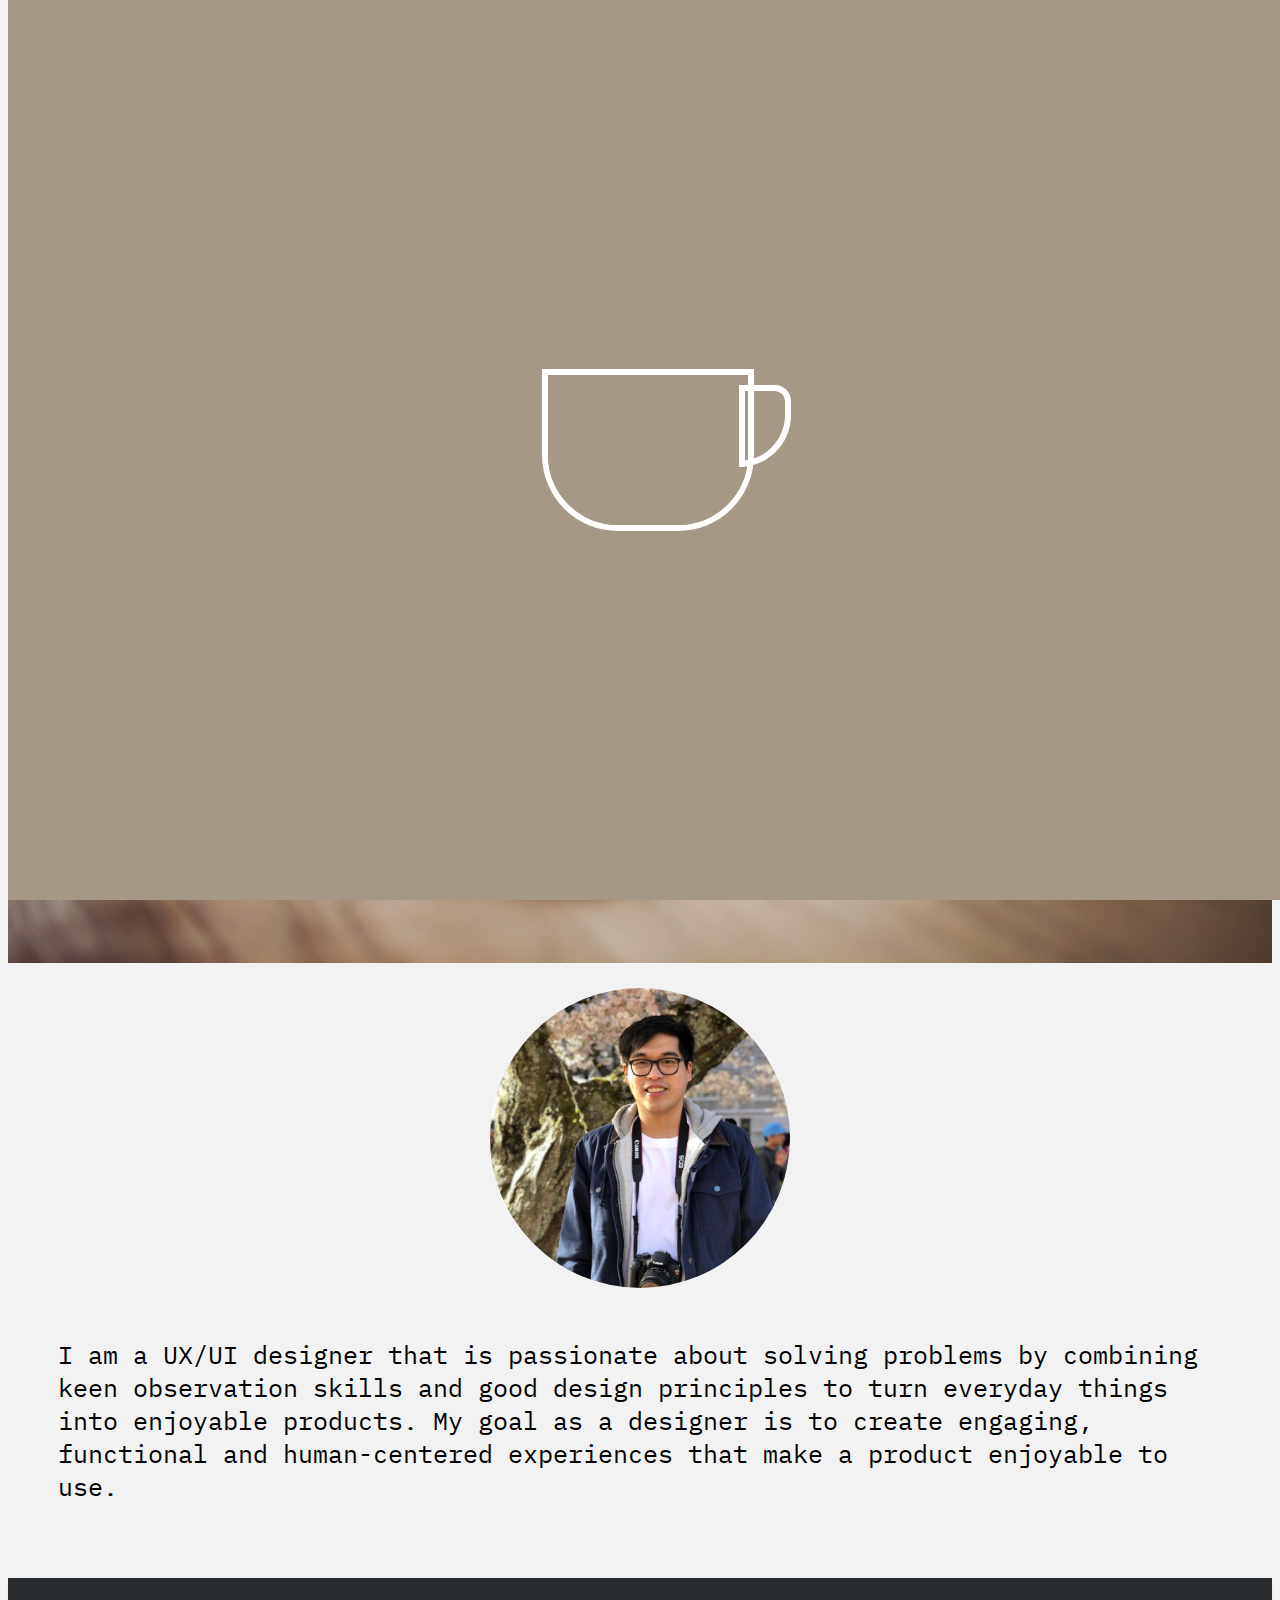
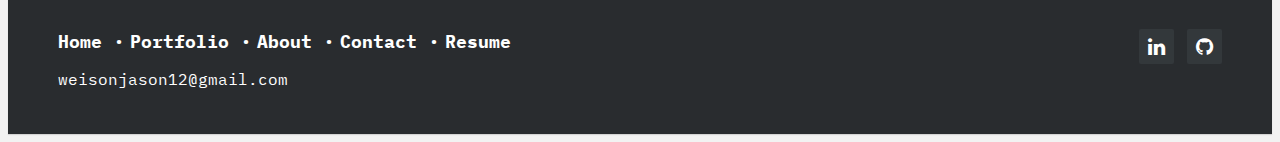
<file: index.html>
<!DOCTYPE html>
<html lang="en">

<head>
    <meta charset="UTF-8">
    <meta http-equiv="X-UA-Compatible" content="IE=edge">
    <meta name="viewport" content="width=device-width, initial-scale=1.0">
    <title>JASON HUANG WEB PORTFOLIO</title>

<!--Bootstrap-->
    <link rel="stylesheet" href="https://cdn.jsdelivr.net/npm/bootstrap@4.6.0/dist/css/bootstrap.min.css" integrity="sha384-B0vP5xmATw1+K9KRQjQERJvTumQW0nPEzvF6L/Z6nronJ3oUOFUFpCjEUQouq2+l" crossorigin="anonymous">

<!--CSS-->
    <link href="Style1.css" rel="stylesheet" type="text/css">

<!--Fronts-->
    <link href="https://fonts.googleapis.com/css?family=Montserrat:500&display=swap" rel="stylesheet">
    <link rel="preconnect" href="https://fonts.gstatic.com">

    <link href="https://fonts.googleapis.com/css2?family=IBM+Plex+Mono:wght@500&display=swap" rel="stylesheet">
    <link rel="preconnect" href="https://fonts.gstatic.com">

    <link rel="preconnect" href="https://fonts.gstatic.com">
<link href="https://fonts.googleapis.com/css2?family=Monoton&display=swap" rel="stylesheet">



<!--Icons-->
    <link rel="stylesheet" href="https://cdnjs.cloudflare.com/ajax/libs/font-awesome/4.7.0/css/font-awesome.min.css">


</head>

<body>

    <header>
        <a class="logo" href="index.html">JH</a>
        <nav>
            <ul class="nav__links">
                <li><a href="portfolio_index.html">Portfolio</a></li>
                <li><a href="About_index.html">About</a></li>
                <li><a href="Contact_index.html">Contact</a></li>
            </ul>
        </nav>
        <a class="cta" href="https://drive.google.com/file/d/1wW4ebj6Fg9H4RJTcBTBmGk_rmdSIfyTB/view?ths=true"
            target="_blank">Resume</a>
        <p class="menu cta">Menu</p>
    </header>

    <div id="mobile__menu" class="overlay">
        <a class="close">&times;</a>
        <div class="overlay__content">
            <a href="portfolio_index.html">Portfolio</a>
            <a href="About_index.html">About</a>
            <a href="Contact_index.html">Contact</a>
            <a href="https://drive.google.com/file/d/1wW4ebj6Fg9H4RJTcBTBmGk_rmdSIfyTB/view?ths=true"
                target="_blank">Resume</a>
        </div>
    </div>


    <!-- Jumbotron -->
    <div class="jumbotron Background">
        <div class="jumboCopy">
          <h1 class="display-4">JASON HUANG</h1>
          <h3 class="display-3">UX/UI     DESIGNER</h3>
          <div class="container">
            <div class="row">
              <div class="col-sm">
               ENGAGING
              </div>
              <div class="col-sm">
              FUNCTIONAL
              </div>
              <div class="col-sm">
                 USER-FRIENDLY
              </div>
            </div>
          </div>
          <a href="portfolio_index.html">
            <button class="button"> View My Design</button>
        </a>
        </div>
        </div>
        <!-- End jumbotron -->
      
        </div>
    </section>

    <section>
        <div class="image">
            <img src="Images/IMG_0422.jpg" alt="JASON HUANG" class="profile-pic" style="width:300px">

        </div>

        <div class="text">
            <p> I am a UX/UI designer that is passionate about solving problems by combining keen observation skills
                and good design principles to turn everyday things into enjoyable products. My goal as a designer is
                to create engaging, functional and human-centered experiences that make a product enjoyable to use.
            </p>
        </div>
    </section>

    <footer class="footer-distributed">

        <div class="footer-right">

            <a href="https://www.linkedin.com/in/jasonweisonhuang/" target="_blank"><i class="fa fa-linkedin"></i></a>
            <a href="#"><i class="fa fa-github"></i></a>

        </div>

        <div class="footer-left">

            <p class="footer-links">
                <a class="link-1" href="index.html">Home</a>

                <a href="portfolio_index.html">Portfolio</a>

                <a href="About_index.html">About</a>

                <a href="Contact_index.html">Contact</a>

                <a href="https://drive.google.com/file/d/1wW4ebj6Fg9H4RJTcBTBmGk_rmdSIfyTB/view?ths=true"
                    target="_blank">Resume</a>
            </p>

            <p3>weisonjason12@gmail.com</p3>

        </div>

    </footer>

    <!--Preloader-->

    <div class="preloader">
        <div class="cup"> 
            <div class="handle"> </div>
        </div>
    </div>




    <script type="text/javascript" src="home_index.js"></script>
    <script src="https://ajax.googleapis.com/ajax/libs/jquery/3.4.1/jquery.min.js"></script>

</body>

</html>
</file>
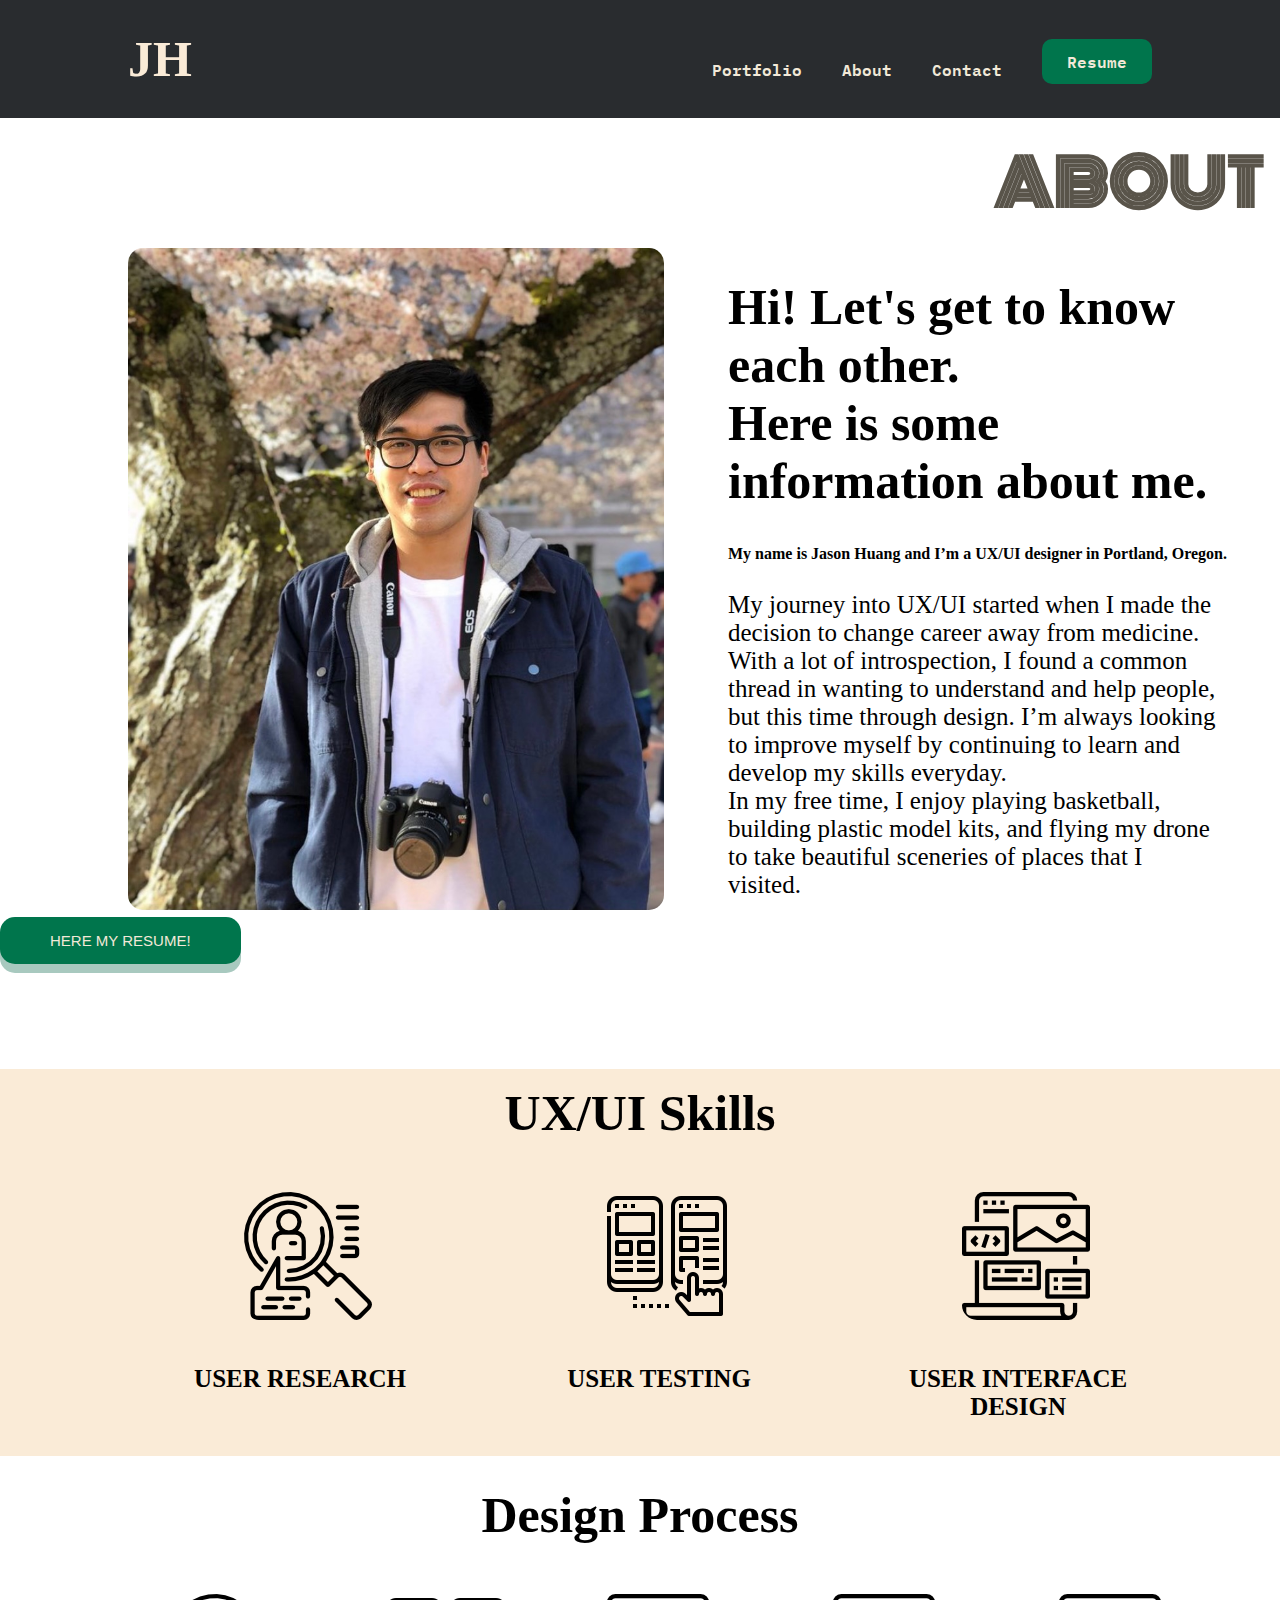
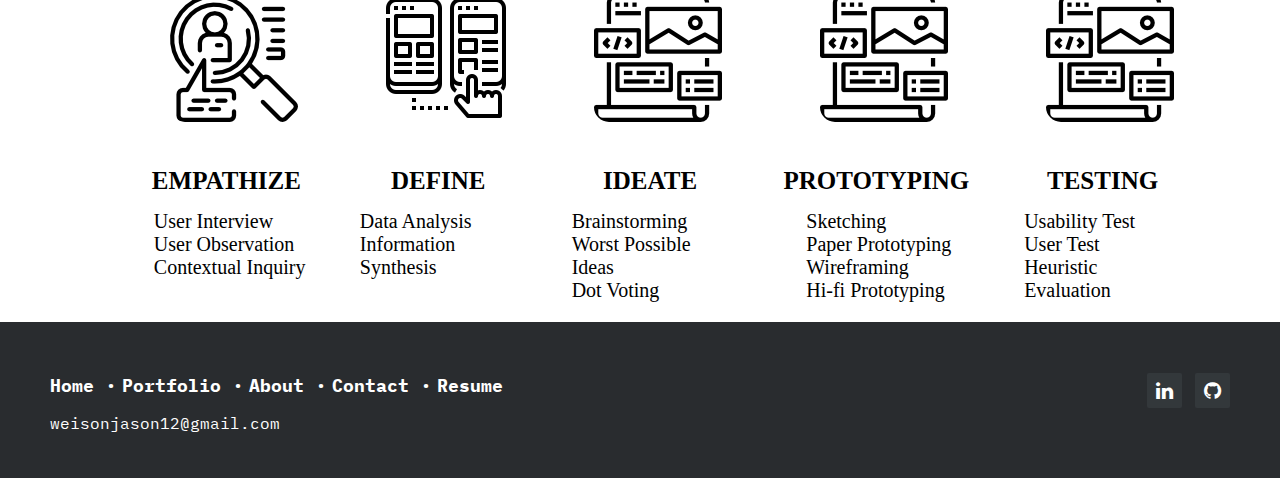
<file: About_index.html>
<!DOCTYPE html>
<html lang="en">

<head>
    <meta charset="UTF-8">
    <meta http-equiv="X-UA-Compatible" content="IE=edge">
    <meta name="viewport" content="width=device-width, initial-scale=1.0">
    <title>About Me Page</title>




    <link rel="stylesheet" href="https://cdn.jsdelivr.net/npm/bootstrap@4.6.0/dist/css/bootstrap.min.css"
        integrity="sha384-B0vP5xmATw1+K9KRQjQERJvTumQW0nPEzvF6L/Z6nronJ3oUOFUFpCjEUQouq2+l" crossorigin="anonymous">

        

    <link href="About_style.css" rel="stylesheet" type="text/css">

    <link href="https://fonts.googleapis.com/css?family=Montserrat:500&display=swap" rel="stylesheet">
    <link rel="preconnect" href="https://fonts.gstatic.com">

    <link href="https://fonts.googleapis.com/css2?family=IBM+Plex+Mono:wght@500&display=swap" rel="stylesheet">
    <link rel="preconnect" href="https://fonts.gstatic.com">

    <link rel="preconnect" href="https://fonts.gstatic.com">
    <link href="https://fonts.googleapis.com/css2?family=Monoton&display=swap" rel="stylesheet">

    <link rel="stylesheet" href="https://cdnjs.cloudflare.com/ajax/libs/font-awesome/4.7.0/css/font-awesome.min.css">


</head>

<body>

    <navigation>
        <a class="logo" href="index.html">JH</a>
        <nav>
            <ul class="nav__links">
                <li><a href="portfolio_index.html">Portfolio</a></li>
                <li><a href="About_index.html">About</a></li>
                <li><a href="Contact_index.html">Contact</a></li>
            </ul>
        </nav>
        <a class="cta" href="https://drive.google.com/file/d/1wW4ebj6Fg9H4RJTcBTBmGk_rmdSIfyTB/view?ths=true">Resume</a>
        <p1 class="menu cta">Menu</p1>
    </navigation>



    <section>
        <h1 style="font-size:5vw;">ABOUT</h1>

        <!--left column-->
        <div class="col-sm-left">
            <figure>
                <img src="Images/IMG_0422.jpg" width=auto; height=auto; style="width:100%;" alt="headshot">
            </figure>
        </div>

        <!--right column-->
        <div class="col-sm-right">
            <h2> Hi! Let's get to know each other.
                <br> Here is some information about me.
            </h2>
            <h4>My name is Jason Huang and I’m a UX/UI designer in Portland, Oregon.</h4>

            <br>
            <p>My journey into UX/UI started when I made the decision
                to change career away from medicine. With a lot of introspection, I found a common thread in
                wanting to understand and help people, but this time through design. I’m always looking to
                improve myself by continuing to learn and develop my skills everyday.</p>
            <p>In my free time, I enjoy playing basketball, building plastic model kits, and flying my drone to take
                beautiful sceneries of places that I visited. </p>

            </br>

            <a href="portfolio_index.html">
                <button class="button"> HERE MY RESUME! </button>
            </a>
            </br>
            </br>
            </br>
            </br>
            </br>
            </br>

        </div>
    </section>


         <!--  My UX Skills section coded using CSS flex -->
<section class="mySkills">
    <h2 class="sectionHeading">UX/UI Skills</h2>
    <div class="flexContainer">
    <div class="insideDiv">
      <img class="centeredImage" src="Images/User Research Icon.png">
      <h3>User Research</h3>
      <p class="mySkillsP"> 
      </p>
    </div>
    <div class="insideDiv">
      <img class="centeredImage" src="Images/USER TESTING ICON.png">
      <h3>User Testing</h3>
      <p class="mySkillsP">
      </p>
    </div>
    <div class="insideDiv">
      <img class="centeredImage" src="Images/UI Desing Icon.png">
      <h3>User Interface Design</h3>
      <p class="mySkillsP"> 
      </p>
    </div>
    </section>

    <h2 class="sectionHeading">Design Process</h2>

    <section class="myProcess">
        <div class="flexContainer">
        <div class="insideDiv">
          <img class="centeredImage" src="Images/User Research Icon.png">
          <h3>Empathize</h3>
          <p class="mySkillsD"> User Interview </br> User Observation </br>Contextual Inquiry 
          </p>
        </div>
        <div class="insideDiv">
          <img class="centeredImage" src="Images/USER TESTING ICON.png">
          <h3>Define</h3>
          <p class="mySkillsD"> Data Analysis </br> Information Synthesis
          </p>
        </div>
        <div class="insideDiv">
          <img class="centeredImage" src="Images/UI Desing Icon.png">
          <h3>Ideate</h3>
          <p class="mySkillsD"> Brainstorming </br> Worst Possible Ideas </br> Dot Voting
          </p>
        </div>
        <div class="insideDiv">
            <img class="centeredImage" src="Images/UI Desing Icon.png">
            <h3>Prototyping</h3>
            <p class="mySkillsD"> Sketching </br> Paper Prototyping </br>Wireframing </br> Hi-fi Prototyping
            </p>
          </div>
          <div class="insideDiv">
            <img class="centeredImage" src="Images/UI Desing Icon.png">
            <h3>Testing</h3>
            <p class="mySkillsD"> Usability Test </br> User Test </br> Heuristic Evaluation
            </p>
          </div>
        </section>







  

    <footer class="footer-distributed">

        <div class="footer-right">

            <a href="https://www.linkedin.com/in/jasonweisonhuang/" target="_blank"><i class="fa fa-linkedin"></i></a>
            <a href="#"><i class="fa fa-github"></i></a>

        </div>

        <div class="footer-left">

            <p class="footer-links">
                <a class="link-1" href="index.html">Home</a>

                <a href="portfolio_index.html">Portfolio</a>

                <a href="About_index.html">About</a>

                <a href="Contact_index.html">Contact</a>

                <a href="https://drive.google.com/file/d/1wW4ebj6Fg9H4RJTcBTBmGk_rmdSIfyTB/view?ths=true"
                    target="_blank">Resume</a>
            </p>

            <p3>weisonjason12@gmail.com</p3>

        </div>

    </footer>













    <div id="mobile__menu" class="overlay">
        <a class="close">&times;</a>
        <div class="overlay__content">
            <a href="portfolio_index.html">Portfolio</a>
            <a href="About_index.html">About</a>
            <a href="Contact_index.html">Contact</a>
            <a href="https://drive.google.com/file/d/1wW4ebj6Fg9H4RJTcBTBmGk_rmdSIfyTB/view?ths=true">Resume</a>
        </div>





        <script type="text/javascript" src="home_index.js"></script>
        <script type="text/javascript" src="index.js"></script>
        <script src="https://stackpath.bootstrapcdn.com/bootstrap/4.3.1/js/bootstrap.min.js"
        integrity="sha384-JjSmVgyd0p3pXB1rRibZUAYoIIy6OrQ6VrjIEaFf/nJGzIxFDsf4x0xIM+B07jRM"
        crossorigin="anonymous"></script>

</body>

</html>
</file>
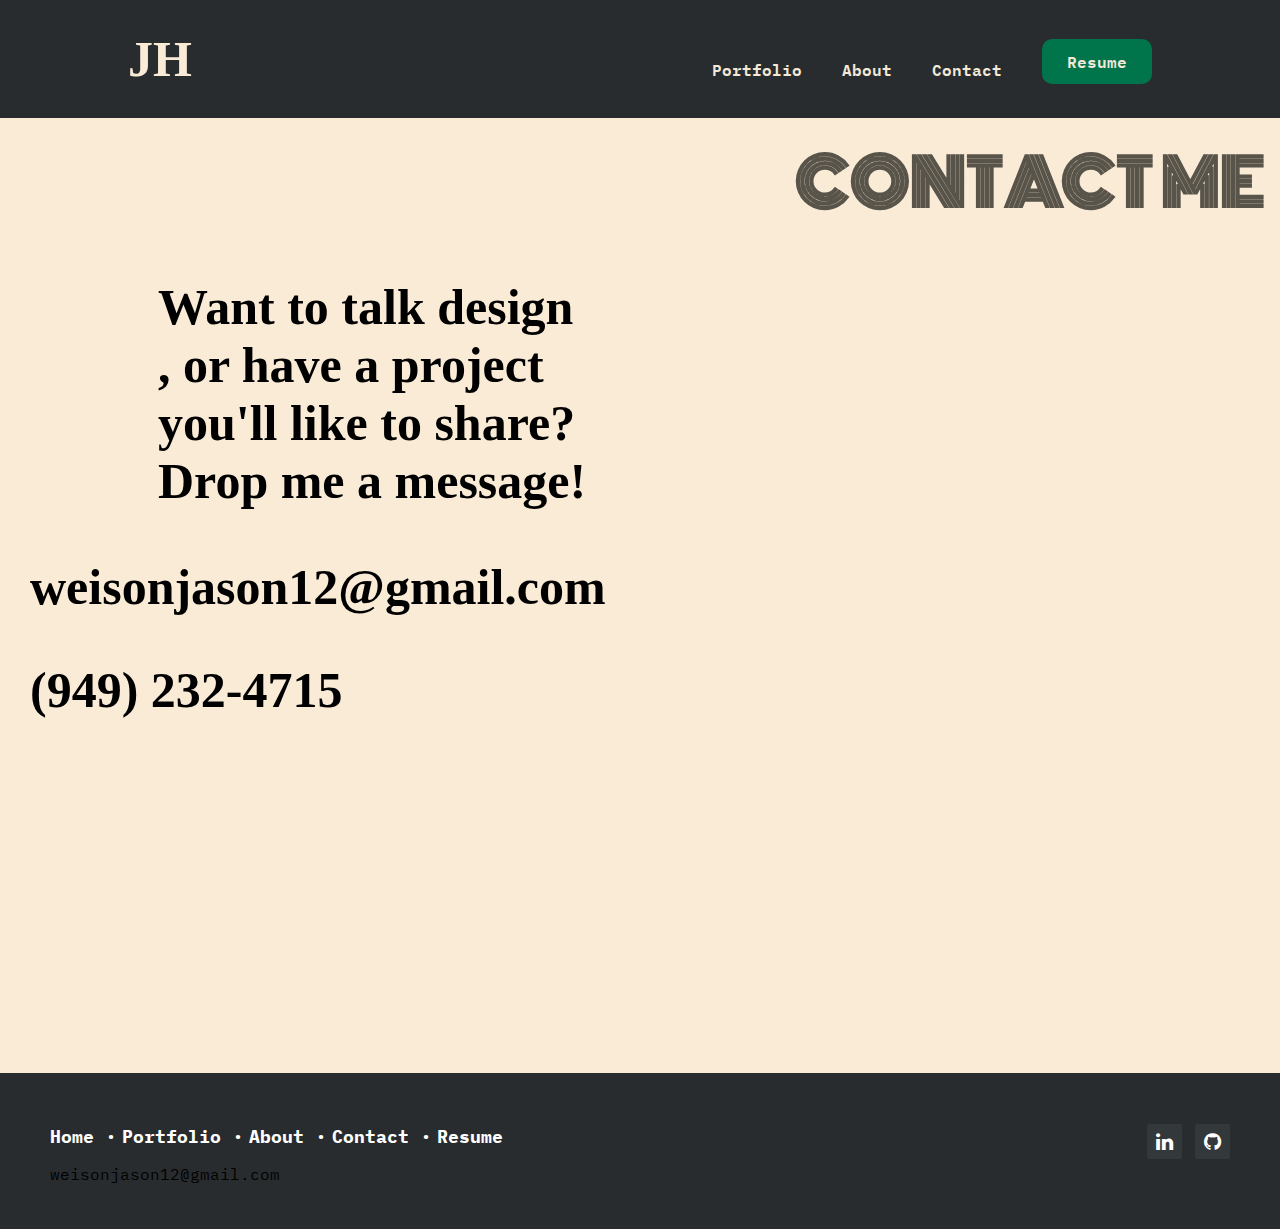
<file: Contact_index.html>
<!DOCTYPE html>
<html lang="en">

<head>
    <meta charset="UTF-8">
    <meta http-equiv="X-UA-Compatible" content="IE=edge">
    <meta name="viewport" content="width=device-width, initial-scale=1.0">
    <title>About Me Page</title>






    <link rel="stylesheet" href="https://cdn.jsdelivr.net/npm/bootstrap@4.6.0/dist/css/bootstrap.min.css"
        integrity="sha384-B0vP5xmATw1+K9KRQjQERJvTumQW0nPEzvF6L/Z6nronJ3oUOFUFpCjEUQouq2+l" crossorigin="anonymous">



    <link href="Contact_style.css" rel="stylesheet" type="text/css">

    <link href="https://fonts.googleapis.com/css?family=Montserrat:500&display=swap" rel="stylesheet">
    <link rel="preconnect" href="https://fonts.gstatic.com">

    <link href="https://fonts.googleapis.com/css2?family=IBM+Plex+Mono:wght@500&display=swap" rel="stylesheet">
    <link rel="preconnect" href="https://fonts.gstatic.com">

    <link rel="preconnect" href="https://fonts.gstatic.com">
    <link href="https://fonts.googleapis.com/css2?family=Monoton&display=swap" rel="stylesheet">

    <link rel="stylesheet" href="https://cdnjs.cloudflare.com/ajax/libs/font-awesome/4.7.0/css/font-awesome.min.css">


</head>

<body>

    <navigation>
        <a class="logo" href="index.html">JH</a>
        <nav>
            <ul class="nav__links">
                <li><a href="portfolio_index.html">Portfolio</a></li>
                <li><a href="About_index.html">About</a></li>
                <li><a href="Contact_index.html">Contact</a></li>
            </ul>
        </nav>
        <a class="cta" href="https://drive.google.com/file/d/1wW4ebj6Fg9H4RJTcBTBmGk_rmdSIfyTB/view?ths=true">Resume</a>
        <p1 class="menu cta">Menu</p1>
    </navigation>


    <section>
        <h1 style="font-size:5vw;">CONTACT ME</h1>

        <!--left column-->
        <div class="col-sm-left">
            <h2> Want to talk design</br>, or have a project you'll like to share? </br>Drop me a message!
            </h2>
            <br>
        </div>

        <!--right column-->
        <div class="col-sm-right">
            <h2> weisonjason12@gmail.com
            </h2>
            <h2>(949) 232-4715</h2>
            <br>
        </div>



        </div>
    </section>

    </br>
    </br>
    </br>
    </br>
    </br>
    </br>
    </br>
    </br>
    </br>
    </br>
    </br>
</br>
</br>
</br>
</br>
</br>
</br>


    <footer class="footer-distributed">

        <div class="footer-right">

            <a href="https://www.linkedin.com/in/jasonweisonhuang/" target="_blank"><i class="fa fa-linkedin"></i></a>
            <a href="#"><i class="fa fa-github"></i></a>

        </div>

        <div class="footer-left">

            <p class="footer-links">
                <a class="link-1" href="index.html">Home</a>

                <a href="portfolio_index.html">Portfolio</a>

                <a href="About_index.html">About</a>

                <a href="Contact_index.html">Contact</a>

                <a href="https://drive.google.com/file/d/1wW4ebj6Fg9H4RJTcBTBmGk_rmdSIfyTB/view?ths=true"
                    target="_blank">Resume</a>
            </p>

            <p3>weisonjason12@gmail.com</p3>

        </div>

    </footer>
</file>
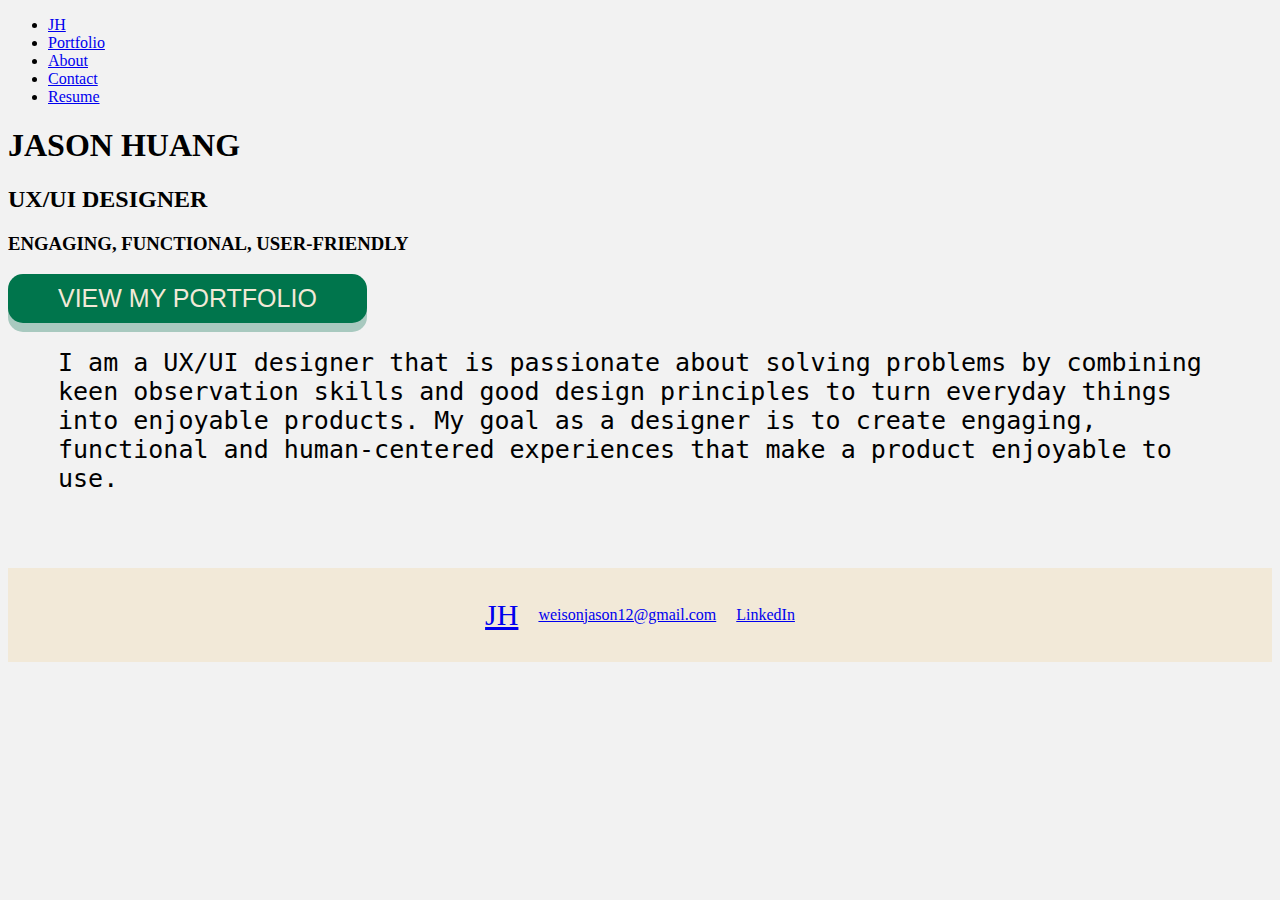
<file: Portfolio.html>
<!DOCTYPE html>
<html lang="en">
<head>
    <meta charset="UTF-8">
    <meta http-equiv="X-UA-Compatible" content="IE=edge">
    <meta name="viewport" content="width=device-width, initial-scale=1.0">
    <title>JASON HUANG WEB PORTFOLIO</title>
    <link href="Style1.css" rel="stylesheet" type="text/css">
    
</head>

 <body> 

    <nav> 
        <ul>
          <li id="title"><a href="#">JH</a></li>
          <li><a href="#">Portfolio </a></li>
          <li><a href="#">About </a></li>
          <li><a href="#">Contact</a></li>
          <li><a href="#">Resume</a></li>
        </ul>
      </nav>
      
    
      <section class="hero"> 
        <div class="hero-inner"> 

            <h1>JASON HUANG</h1>
            <h2> UX/UI DESIGNER</h2>
            <h3> ENGAGING,   FUNCTIONAL,   USER-FRIENDLY</h3>
            
            <a href="button">
               <button class="button"> VIEW MY PORTFOLIO</button>
             </a>

        </div>
    </section>

   



    <main2>
       <div class="text">
    <p> I am a UX/UI designer that is passionate about solving problems by combining keen observation skills and good design principles to turn everyday things into enjoyable products. My goal as a designer is to create engaging, functional and human-centered experiences that make a product enjoyable to use.    
    </p>
    </div>
    </main2> 

<footer>
  <ul2>
  <div class="footer">
      <li2 id=title2> <a href="#">JH</a></li2>
      <li2> <a href="#">weisonjason12@gmail.com</a></li2>
      <li2> <a href="#"> LinkedIn</a></li2>
    
      

  </ul2>
      </footer>


</body>














</html>
</file>
<file: Style1.css>
header {
  display: flex;
  justify-content: flex-end;
  align-items: center;
  padding: 20px 10%;
  background-color:  #292c2f;
}

.logo {
  margin-right: auto;
  text-decoration: none !important;
  color: #faebd7;
  font-weight: bold;
  font-size: 50px;
  font-family: 'IBM Plex Mono', monospace;
}


.display-4 {
  font-size: 80px;
  color: #292929;
  font-family: 'Monoton', cursive;
}

.display-3 {
  font-size: 40px;
  color: #292929;
  font-family: 'Monoton', cursive;
  margin-bottom: 50px;
}

.col-sm{
  color: black;
  font-size: 25px;
  margin-bottom: 50px;
  
}

.button {
  padding: 10px 50px;
  font-size: 25px;
  text-align: center;
  cursor: pointer;
  outline: none;
  color: #F2E9D8;
  background-color: #00754C;
  border: none;
  border-radius: 15px;
  box-shadow: 0 9px #a8c9bf;
  }
  
  .button:hover {background-color: #006243}
  
  .button:active {
  background-color: #006243;
  box-shadow: 0 5px #43A072;
  transform: translateY(4px);}


.nav__links {
  list-style: none;
  display: flex;
  margin-top: 20px;
}

.nav__links a,
.cta,
.overlay__content a {
  font-family: 'IBM Plex Mono', monospace;
  font-weight: 600;
  color: #F2E9D8;
  text-decoration: none;
}

.nav__links li {
  padding: 0px 20px;
}

.nav__links li a {
  transition: all 0.3s ease 0s;
}

.nav__links li a:hover {
  color: #A69886;
  text-decoration: underline ;
}

.cta {
  margin-left: 20px;
  padding: 9px 25px;
  background-color:#00754C;
  border: none;
  margin-top: 5px;
  border-radius: 10px;
  cursor: pointer;
  transition: all 0.3s ease 0s;
  text-decoration: none !important;
}

.cta:hover {
  background-color: #59544A;
  color:#F2E9D8;
}

.logo:hover{
  color:#F2E9D8;
}
/* Mobile Nav */

.menu {
  display: none;
}

.overlay {
  height: 100%;
  width: 0;
  position: fixed;
  z-index: 1;
  left: 0;
  top: 0;
  background-color: #24252a;
  overflow-x: hidden;
  transition: all 0.5s ease 0s;
}

.overlay--active {
  width: 100%;
}

.overlay__content {
  display: flex;
  height: 100%;
  flex-direction: column;
  align-items: center;
  justify-content: center;
}

.overlay a {
  padding: 15px;
  font-size: 36px;
  display: block;
  transition: all 0.3s ease 0s;
}

.overlay a:hover,
.overlay a:focus {
  color: #F4AB2B;

}
.overlay .close {
  position: absolute;
  top: 20px;
  right: 45px;
  font-size: 60px;
  color: #edf0f1;
  cursor: pointer;
}

@media screen and (max-height: 600px) {
  .overlay a {
    font-size: 20px;
  }
  .overlay .close {
    font-size: 40px;
    top: 15px;
    right: 35px;
  }
}

@media only screen and (max-width: 900px) {
  .nav__links,
  .cta {
    display: none;
  }
  .menu {
    display: initial;
  }
}

.jumbotron {
  background-image: url(Images/AdobeStock_366445666.jpg);
  background-size: cover;
  background-repeat: no-repeat;
  height: calc(100vh - 50px);
  display: flex;
  align-items: center;
  justify-content: center;
}

/* Jumbotron copy */
.jumboCopy {
  width: 70%;
  min-width: 500px;
  max-width: 700px;
  color: white;
  text-align: center;
}

.text {
  font-family: 'IBM Plex Mono', monospace;
  font-size: 25px;
  padding-right: 50px;
  padding-left: 50px;
  margin-bottom: 50px;
  display: flex;
  justify-content: center;
   }



.footer { 
  background-color: #F2E9D8;
  padding: 20px 10%;
  margin: 0;
  display: flex ;
  justify-content: center;
  align-items: center;
}

li2 {
  font-family: raleway;
  padding: 5px;
  margin: 5px;
  display: inline;
  
}

#title2 {
  
  font-size: 30px;
  padding: 5px;
  margin: 5px;
}


.image {
  display: flex;
  justify-content: center;
  padding: 25px;

}
.profile-pic {
  width:300px;
  height:300px;
  object-fit:cover;
  border-radius: 50%;
}

.footer-distributed {
  background-color: #292c2f;
  box-shadow: 0 1px 1px 0 rgba(0, 0, 0, 0.12);
  box-sizing: border-box;
  width: 100%;
  text-align: left;
  font: normal 16px 'IBM Plex Mono', monospace;;
  padding: 45px 50px;
}

.footer-distributed .footer-left p {
  color: #8f9296;
  font-size: 14px;
  margin: 0;
}
/* Footer links */

.footer-distributed p.footer-links {
  font-size: 18px;
  font-weight: bold;
  color: #ffffff;
  margin: 0 0 10px;
  padding: 0;
  transition: ease .25s;
}

.footer-distributed p.footer-links a {
  display: inline-block;
  line-height: 1.8;
  text-decoration: none;
  color: inherit;
  transition: ease .25s;
}

.footer-distributed .footer-links a:before {
  content: "·";
  font-size: 20px;
  left: 0;
  color: #fff;
  display: inline-block;
  padding-right: 5px;
}

.footer-distributed .footer-links .link-1:before {
  content: none;
}

.footer-distributed .footer-right {
  float: right;
  margin-top: 6px;
  max-width: 180px;
}

.footer-distributed .footer-right a {
  display: inline-block;
  width: 35px;
  height: 35px;
  background-color: #33383b;
  border-radius: 2px;
  font-size: 20px;
  color: #ffffff;
  text-align: center;
  line-height: 35px;
  margin-left: 3px;
  transition:all .25s;
}

.footer-distributed .footer-right a:hover{transform:scale(1.1); -webkit-transform:scale(1.1);}

.footer-distributed p.footer-links a:hover{text-decoration:underline;}

/* Media Queries */

@media (max-width: 600px) {
  .footer-distributed .footer-left, .footer-distributed .footer-right {
    text-align: center;
  }
  .footer-distributed .footer-right {
    float: none;
    margin: 0 auto 20px;
  }
  .footer-distributed .footer-left p.footer-links {
    line-height: 1.8;
  }
}

p3 {
  color: white;
}


.preloader{
  background-color: #A69886;
  width: 100%;
  height: 100vh;
  position: fixed;
  top: 0;
  align-items: center;
  display: flex;
  justify-content: center;

}

.cup{
  height: 140px;
  width: 190px;
  border: 5px solid #A69886;
  position: static;
  top: 45%;
  left: 45%;
  border-radius: 0px 0px 70px 70px;
  box-shadow: 0px 0px 0px 6px white;
  background-image: url("Images/coffee\ \(3\).png");
  animation: fill 5s infinite;
  background-repeat: repeat-x;
  background-position: 0px 140px;
}

@keyframes fill{

0%{ background-position: 0px 140px;}

20%{ background-position: -450px 100px;}

40%{ background-position: -900px 50px;}

80%{ background-position: -1350px -40px;}

100%{ background-position: 0px 140px;}
}


.handle{
  height: 70px;
  width: 40px;
  background-color: transparent;
  border: 6px solid white;
  position: relative;
  left: 186px;
  top: 5px;
  border-radius: 0px 25px 80px 0px;

}

body{
  background-color:#F2F2F2;
}
</file>
<file: About_style.css>
img {
  border-radius: 15px;
}

h1 { 
    font-size: 70px;
    padding: 15px;
    display: flex;
    justify-content:right;
    color:#59544A;
    margin-left: 50px;
    font-family: 'Monoton', cursive;
  }

  h2 {
      font-size: 50px;
      padding: 15px;
      margin: 15px;
  }

  h4{
    padding: 5px;
    margin: 5px;
  }

  .row{
      display: inline-block;
  }

  .col-sm-left{
      margin-left: 10%;
      margin-top: 0;
      margin-bottom: 0;
      width: 600px;
      float: left;
      padding-right: 5%;
      overflow: auto;
  }

  p {
    font-size: 25px;
    margin-right: 5%;
  }

  .button {
    padding: 15px 50px;
    font-size: 15px;
    text-align: center;
    cursor: pointer;
    outline: none;
    color: #F2E9D8;
    background-color: #00754C;
    border: none;
    border-radius: 15px;
    box-shadow: 0 9px #a8c9bf;
    }
    
    .button:hover {background-color: #006243}
    
    .button:active {
    background-color: #006243;
    box-shadow: 0 5px #43A072;
    transform: translateY(4px);}
    
    * {
        box-sizing: border-box;
        margin: 0;
        padding: 0;
      }
      
      navigation {
        display: flex;
        justify-content: flex-end;
        align-items: center;
        padding: 30px 10%;
        background-color: #292c2f;
      }
      
      .logo {
        margin-right: auto;
        text-decoration: none !important;
        color:#faebd7;
        font-weight: bold;
        font-size: 50px;
       
      }
      
      .nav__links {
        list-style: none;
        display: flex;
        margin-top: 20px;
      }
      
      .nav__links a,
      .cta,
      .overlay__content a {
        font-family: 'IBM Plex Mono', monospace;
        font-weight: 600;
        color: #F2E9D8;
        text-decoration: none;
      }
      
      .nav__links li {
        padding: 0px 20px;
      }
      
      .nav__links li a {
        transition: all 0.3s ease 0s;
      }
      
      .nav__links li a:hover {
        color: #A69886;
        text-decoration: underline;
        
      }
      
      .cta {
        margin-left: 20px;
        margin-top: 5px;
        padding: 9px 25px;
        background-color:#00754C ;
        border: none;
        border-radius: 10px;
        cursor: pointer;
        transition: all 0.3s ease 0s;
        text-decoration: none !important;
      }
      
      .cta:hover {
        background-color: #59544A;
        color:#F2E9D8;
      }
      .logo:hover{
        color:#F2E9D8;
      }
      
      /* Mobile Nav */
      
      .menu {
        display: none;
      }
      
      .overlay {
        height: 100%;
        width: 0;
        position: fixed;
        z-index: 1;
        left: 0;
        top: 0;
        background-color: #24252a;
        overflow-x: hidden;
        transition: all 0.5s ease 0s;
      }
      
      .overlay--active {
        width: 100%;
      }
      
      .overlay__content {
        display: flex;
        height: 100%;
        flex-direction: column;
        align-items: center;
        justify-content: center;
      }
      
      .overlay a {
        padding: 15px;
        font-size: 36px;
        display: block;
        transition: all 0.3s ease 0s;
      }
      
      .overlay a:hover,
      .overlay a:focus {
        color: #F4AB2B ;
      
      }
      .overlay .close {
        position: absolute;
        top: 20px;
        right: 45px;
        font-size: 60px;
        color: #edf0f1;
        cursor: pointer;
      }
    
      @media screen and (max-height: 600px) {
        .overlay a {
          font-size: 20px;
        }
        .overlay .close {
          font-size: 40px;
          top: 15px;
          right: 35px;
        }
      }
      
      @media only screen and (max-width: 900px) {
        .nav__links,
        .cta   {
          display: none;
        }
        .menu {
          display: initial;
        }
      }
    
      @media screen and (max-width: 725px){
     
    .col-sm-left {
        padding-bottom: 25px;
        width: 100%;
        margin-left: 0;
        margin-right: 0;
        margin-top: 12%;
        margin-bottom: 3%;
        padding-left: 5%;
    }
    }

.sectionHeading {
  display: flex;
  justify-content: center;
  align-items: center;
}

.flexContainer{
  display:flex;
  flex-direction:row;
  margin-left: 10%;
  margin-right: 5%;
}


.insideDiv{
  width: 33%;
  margin: 0;
  padding: 20px;

} 

h3 {
  text-align: center;
  font-weight: bolder;
  text-transform: uppercase;    
  font-size: 25px;
  margin: 45px 15px 15px 0px;
}

.centeredImage {
  margin-left: auto;
  margin-right: auto;
  display: block;
}

.mySkillsP {
  margin: 15px 15px 15px 0px;
}


@media screen and (max-width: 725px){
  .flexContainer{
      flex-direction: column;    
  }
}

@media screen and (max-width: 725px){
  .insideDiv{
      width: 100%;
  }

h1{
  font-size: 3rem;
  margin-left: 10%;
}
h2, h4, p{
  margin-left: 10%;
  }
button{
  margin-left:25%;
}
}

@media screen and (max-width: 412px) {

  h2 {
      font-size: 20px;
  }
  section {
      overflow: auto;
  }
}
@media screen and (max-width: 380px) {
  h2 {
      font-size: 20px;
      line-height: 25px;
  }
}

.footer-distributed {
  background-color: #292c2f;
  box-shadow: 0 1px 1px 0 rgba(0, 0, 0, 0.12);
  box-sizing: border-box;
  width: 100%;
  text-align: left;
  font: normal 16px'IBM Plex Mono', monospace;
  padding: 45px 50px;
}

.footer-distributed .footer-left p {
  color: #8f9296;
  font-size: 14px;
  margin: 0;
}
/* Footer links */

.footer-distributed p.footer-links {
  font-size: 18px;
  font-weight: bold;
  color: #ffffff;
  margin: 0 0 10px;
  padding: 0;
  transition: ease .25s;
}

.footer-distributed p.footer-links a {
  display: inline-block;
  line-height: 1.8;
  text-decoration: none;
  color: inherit;
  transition: ease .25s;
}

.footer-distributed .footer-links a:before {
  content: "·";
  font-size: 20px;
  left: 0;
  color: #fff;
  display: inline-block;
  padding-right: 5px;
}

.footer-distributed .footer-links .link-1:before {
  content: none;
}

.footer-distributed .footer-right {
  float: right;
  margin-top: 6px;
  max-width: 180px;
}

.footer-distributed .footer-right a {
  display: inline-block;
  width: 35px;
  height: 35px;
  background-color: #33383b;
  border-radius: 2px;
  font-size: 20px;
  color: #ffffff;
  text-align: center;
  line-height: 35px;
  margin-left: 3px;
  transition:all .25s;
}

.footer-distributed .footer-right a:hover{transform:scale(1.1); -webkit-transform:scale(1.1);}

.footer-distributed p.footer-links a:hover{text-decoration:underline;}

/* Media Queries */

@media (max-width: 600px) {
  .footer-distributed .footer-left, .footer-distributed .footer-right {
    text-align: center;
  }
  .footer-distributed .footer-right {
    float: none;
    margin: 0 auto 20px;
  }
  .footer-distributed .footer-left p.footer-links {
    line-height: 1.8;
  }
}

p3 {
  color: white;
}

.mySkills{
  background-color: #faebd7;
}

.mySkillsD{
  display: flex;
  justify-content: center;
  align-items: center;
  font-size: 20px;
}
</file>
<file: Contact_style.css>
* {
    box-sizing: border-box;
    margin: 0;
    padding: 0;
  }
  
  navigation {
    display: flex;
    justify-content: flex-end;
    align-items: center;
    padding: 30px 10%;
    background-color: #292c2f;
  }
  
  .logo {
    margin-right: auto;
    text-decoration: none !important;
    color:#faebd7;
    font-weight: bold;
    font-size: 50px;
   
  }
  
  .nav__links {
    list-style: none;
    display: flex;
    margin-top: 20px;
  }
  
  .nav__links a,
  .cta,
  .overlay__content a {
    font-family: 'IBM Plex Mono', monospace;
    font-weight: 600;
    color: #F2E9D8;
    text-decoration: none;
  }
  
  .nav__links li {
    padding: 0px 20px;
  }
  
  .nav__links li a {
    transition: all 0.3s ease 0s;
  }
  
  .nav__links li a:hover {
    color: #A69886;
    text-decoration: underline;
    
  }
  
  .cta {
    margin-left: 20px;
    margin-top: 5px;
    padding: 9px 25px;
    background-color:#00754C ;
    border: none;
    border-radius: 10px;
    cursor: pointer;
    transition: all 0.3s ease 0s;
    text-decoration: none !important;
  }
  
  .cta:hover {
    background-color: #59544A;
    color:#F2E9D8;
  }
  .logo:hover{
    color:#F2E9D8;
  }
  
  /* Mobile Nav */
  
  .menu {
    display: none;
  }
  
  .overlay {
    height: 100%;
    width: 0;
    position: fixed;
    z-index: 1;
    left: 0;
    top: 0;
    background-color: #24252a;
    overflow-x: hidden;
    transition: all 0.5s ease 0s;
  }
  
  .overlay--active {
    width: 100%;
  }
  
  .overlay__content {
    display: flex;
    height: 100%;
    flex-direction: column;
    align-items: center;
    justify-content: center;
  }
  
  .overlay a {
    padding: 15px;
    font-size: 36px;
    display: block;
    transition: all 0.3s ease 0s;
  }
  
  .overlay a:hover,
  .overlay a:focus {
    color: #F4AB2B ;
  
  }
  .overlay .close {
    position: absolute;
    top: 20px;
    right: 45px;
    font-size: 60px;
    color: #edf0f1;
    cursor: pointer;
  }
  
  @media screen and (max-height: 600px) {
    .overlay a {
      font-size: 20px;
    }
    .overlay .close {
      font-size: 40px;
      top: 15px;
      right: 35px;
    }
  }
  
  @media only screen and (max-width: 900px) {
    .nav__links,
    .cta   {
      display: none;
    }
    .menu {
      display: initial;
    }
  }
  
  img {
    border-radius: 15px;
  }

  
h1 { 
    font-size: 70px;
    padding: 15px;
    display: flex;
    justify-content:right;
    color:#59544A;
    margin-left: 50px;
    font-family: 'Monoton', cursive;
  }

  h2 {
      font-size: 50px;
      padding: 15px;
      margin: 15px;
  }

  h4{
    padding: 5px;
    margin: 5px;
  }

  .row{
      display: inline-block;
  }

  .col-sm-left{
      margin-left: 10%;
      margin-top: 0;
      margin-bottom: 0;
      width: 45%;
      float: left;
      padding-right: 5%;
      overflow: auto;
  }

  p {
    font-size: 25px;
    margin-right: 5%;
  }

  .footer-distributed {
  background-color: #292c2f;
  box-shadow: 0 1px 1px 0 rgba(0, 0, 0, 0.12);
  box-sizing: border-box;
  width: 100%;
  text-align: left;
  font: normal 16px'IBM Plex Mono', monospace;
  padding: 45px 50px;
}

.footer-distributed .footer-left p {
  color: #8f9296;
  font-size: 14px;
  margin: 0;
}
/* Footer links */

.footer-distributed p.footer-links {
  font-size: 18px;
  font-weight: bold;
  color: #ffffff;
  margin: 0 0 10px;
  padding: 0;
  transition: ease .25s;
}

.footer-distributed p.footer-links a {
  display: inline-block;
  line-height: 1.8;
  text-decoration: none;
  color: inherit;
  transition: ease .25s;
}

.footer-distributed .footer-links a:before {
  content: "·";
  font-size: 20px;
  left: 0;
  color: #fff;
  display: inline-block;
  padding-right: 5px;
}

.footer-distributed .footer-links .link-1:before {
  content: none;
}

.footer-distributed .footer-right {
  float: right;
  margin-top: 6px;
  max-width: 180px;
}

.footer-distributed .footer-right a {
  display: inline-block;
  width: 35px;
  height: 35px;
  background-color: #33383b;
  border-radius: 2px;
  font-size: 20px;
  color: #ffffff;
  text-align: center;
  line-height: 35px;
  margin-left: 3px;
  transition:all .25s;
}

.footer-distributed .footer-right a:hover{transform:scale(1.1); -webkit-transform:scale(1.1);}

.footer-distributed p.footer-links a:hover{text-decoration:underline;}

/* Media Queries */

@media (max-width: 600px) {
  .footer-distributed .footer-left, .footer-distributed .footer-right {
    text-align: center;
  }
  .footer-distributed .footer-right {
    float: none;
    margin: 0 auto 20px;
  }
  .footer-distributed .footer-left p.footer-links {
    line-height: 1.8;
  }
}

body{
    background-color: #faebd7;
}
</file>
